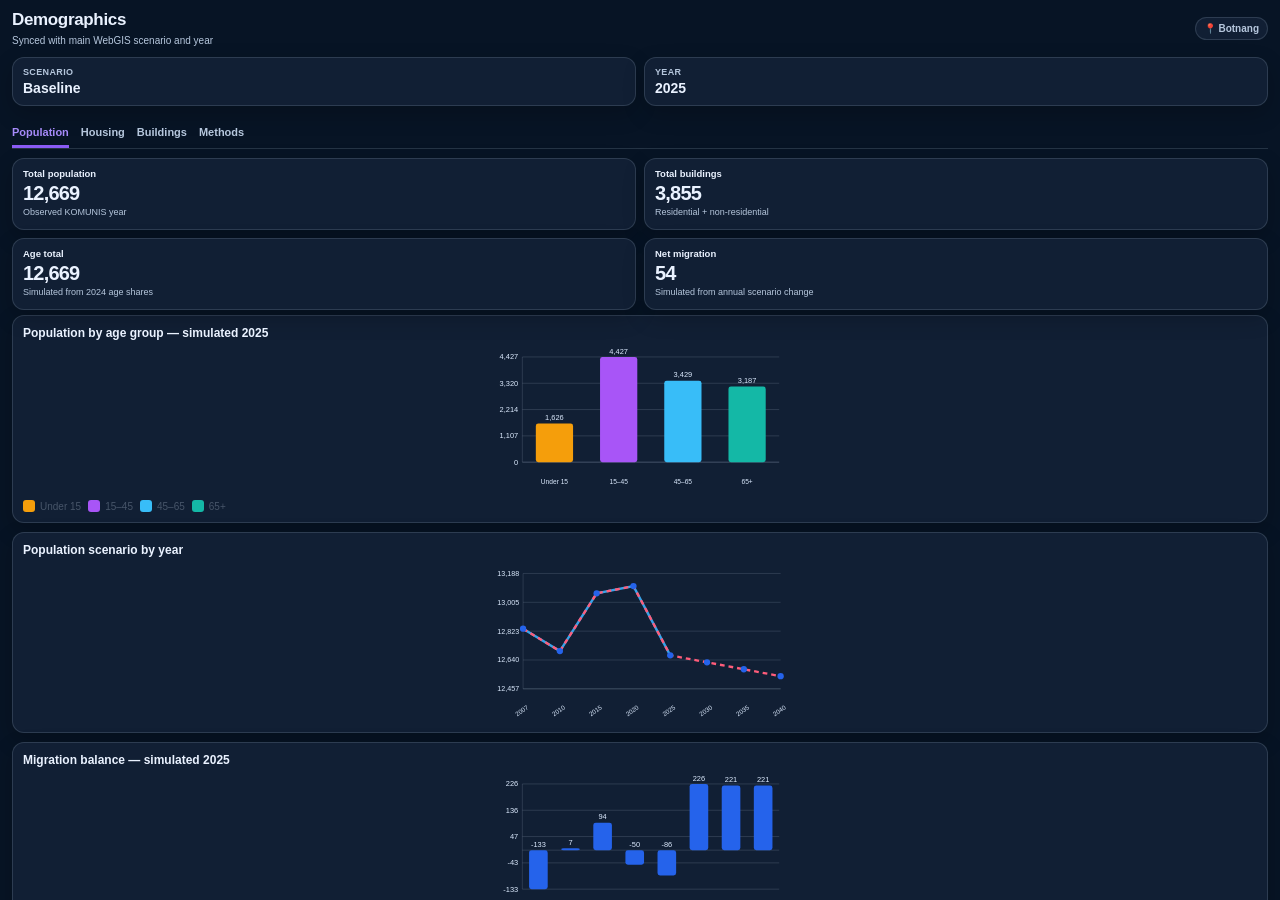
<file: dashboard.html>
<!DOCTYPE html>
<html lang="en">
<head>
  <meta charset="utf-8">
  <meta name="viewport" content="width=device-width, initial-scale=1">
  <title>Botnang Dashboard</title>
  <style>
    :root {
      --purple:#7b3ff2;
      --blue:#2563eb;
      --ink:#0f172a;
      --muted:#64748b;
      --line:#dbe3ef;
      --bg:#f8fafc;
      --card:#ffffff;
      --soft:#f1f5f9;
      --red:#dc2626;
      --green:#16a34a;
      --orange:#f59e0b;
      --cyan:#06b6d4;
    }
    *{box-sizing:border-box}
    html,body{margin:0;padding:0;font-family:Arial,Helvetica,sans-serif;background:var(--bg);color:var(--ink)}
    body{overflow:hidden}
    .wrap{height:100vh;overflow-y:auto;padding:12px 14px 18px 14px}
    .top{display:flex;align-items:center;justify-content:space-between;gap:8px;margin-bottom:5px}
    .title h1{margin:0;font-size:18px;font-weight:900;letter-spacing:-.02em}
    .title p{margin:5px 0 0;font-size:10.5px;color:#315078;line-height:1.35}
    .pill{background:#fff;border:1px solid var(--line);border-radius:999px;padding:5px 9px;color:#52657f;font-size:10.5px;font-weight:700;white-space:nowrap}
    .controls{display:grid;grid-template-columns:1fr 1fr;gap:8px;margin-bottom:5px}
    label{font-size:12px;font-weight:900;color:#334155;display:block;margin-bottom:6px}
    select{width:100%;border:1px solid #cbd5e1;border-radius:13px;background:white;padding:8px 9px;font-weight:800;color:#0f172a}

    .selected-state{display:grid;grid-template-columns:1fr 1fr;gap:10px;margin:10px 0 14px 0}
    .state-box{background:#fff;border:1px solid var(--line);border-radius:14px;padding:10px 12px;box-shadow:0 4px 12px rgba(15,23,42,.04)}
    .state-box span{display:block;font-size:10px;text-transform:uppercase;letter-spacing:.04em;color:var(--muted);font-weight:900;margin-bottom:4px}
    .state-box strong{display:block;font-size:15px;line-height:1.15;color:var(--ink);font-weight:900}

    .tabs{display:flex;gap:12px;border-bottom:1px solid var(--line);margin:4px 0 10px 0;overflow-x:auto}
    .tab{border:0;background:transparent;color:#53657d;font-weight:900;font-size:12px;padding:6px 0 7px 0;cursor:pointer;border-bottom:3px solid transparent;white-space:nowrap}
    .tab.active{color:var(--purple);border-bottom-color:var(--purple)}
    .panel{display:none}
    .panel.active{display:block}
    .cards{display:grid;grid-template-columns:1fr 1fr;gap:8px;margin-bottom:5px}
    .card{background:#fff;border:1px solid var(--line);border-radius:13px;padding:10px;box-shadow:0 8px 22px rgba(15,23,42,.07);min-height:78px}
    .card .label{font-size:10px;text-transform:none;color:#60738d;font-weight:900;margin-bottom:5px}
    .card .value{font-size:21px;font-weight:900;letter-spacing:-.04em;color:#020617}
    .card .note{font-size:10.5px;color:#315078;margin-top:7px;line-height:1.3}
    .chart-card,.info-card,.formula-card{background:#fff;border:1px solid var(--line);border-radius:13px;padding:11px;box-shadow:0 8px 22px rgba(15,23,42,.06);margin-bottom:10px}
    h2{font-size:13px;margin:0 0 8px 0}
    .chart{width:100%;height:170px}
    .chart.small{height:150px}
    .legend{display:flex;flex-wrap:wrap;gap:8px;margin-top:8px;font-size:11px;color:#475569}
    .key{display:inline-flex;align-items:center;gap:5px}
    .sw{width:12px;height:12px;border-radius:3px;display:inline-block;background:#999}
    .info-card{font-size:13px;line-height:1.5;color:#1e293b}
    .formula{background:#0f172a;color:#e2e8f0;border-radius:12px;padding:12px;font-family:Consolas,monospace;font-size:11px;line-height:1.55;white-space:pre-wrap;overflow:auto}
    table{width:100%;border-collapse:collapse;font-size:12px}
    th,td{border-bottom:1px solid var(--line);padding:8px 4px;text-align:left}
    th{font-size:10px;text-transform:uppercase;color:#64748b;letter-spacing:.04em}
    @media(max-width:520px){
      .wrap{padding:14px}
      .cards,.controls{grid-template-columns:1fr}
      .card{min-height:90px}
      .card .value{font-size:23px}
    }
  
    /* Final compact override */
    .title h1{font-size:18px!important}
    .title p{font-size:10.5px!important}
    .card{padding:10px!important;border-radius:13px!important;min-height:78px!important}
    .card .label{font-size:10px!important;margin-bottom:5px!important}
    .card .value{font-size:21px!important;line-height:1.05!important}
    .card .note{font-size:9.5px!important;margin-top:4px!important}
    .chart-card,.info-card,.formula-card{padding:11px!important;border-radius:13px!important;margin-bottom:10px!important}
    h2{font-size:13px!important;margin-bottom:8px!important}
    .chart{height:170px!important}
    .chart.small{height:150px!important}

  
    /* Minimal chart-only update: keeps existing dashboard design */
    .chart-grid-compact{
      display:grid;
      grid-template-columns:1fr 1fr;
      gap:10px;
      align-items:start;
    }
    .chart-grid-compact .chart-card{
      margin-bottom:0;
    }
    .chart-grid-compact .chart{
      height:155px;
    }
    .chart-grid-compact .chart.small{
      height:145px;
    }
    .chart-tooltip{
      position:fixed;
      z-index:999999;
      display:none;
      min-width:145px;
      background:#0f172a;
      color:#fff;
      padding:8px 10px;
      border-radius:10px;
      box-shadow:0 10px 24px rgba(15,23,42,.25);
      font-size:12px;
      line-height:1.35;
      pointer-events:none;
    }
    @media(max-width:520px){
      .chart-grid-compact{grid-template-columns:1fr;}
    }

  </style>

<style id="botnang-dashboard-dark-visual-only">
:root{--bg:#071425!important;--card:rgba(18,33,54,.96)!important;--ink:#EAF2FF!important;--muted:#B6C7DD!important;--line:rgba(148,163,184,.22)!important;--purple:#8B5CF6!important;--blue:#2563EB!important;}
html,body{background:#071425!important;color:#EAF2FF!important;}
.wrap,.dashboard{background:#071425!important;color:#EAF2FF!important;}
.card,.chart-card,.info-card,.formula-card,.state-box,.summary,.table-box{background:rgba(18,33,54,.96)!important;color:#EAF2FF!important;border-color:rgba(148,163,184,.22)!important;box-shadow:0 8px 22px rgba(0,0,0,.20)!important;}
.title h1,h1,h2,.card .value,.card .label,.state-box strong{color:#EAF2FF!important;}
.title p,.card .note,.state-box span,.pill{color:#B6C7DD!important;}
.pill{background:rgba(18,33,54,.96)!important;border-color:rgba(148,163,184,.22)!important;}
.tab{color:#B6C7DD!important}.tab.active{color:#A78BFA!important;border-bottom-color:#8B5CF6!important;}
svg text{fill:#DDEBFF!important} svg line{stroke:rgba(148,163,184,.25)!important;}
.formula{background:#020617!important;color:#EAF2FF!important;}
</style>




<style id="botnang-dashboard-header-dark-final">
/* Dashboard header like project title card */
#dashboardPanel .botnang-panel-header,
.botnang-side-panel .botnang-panel-header {
  background: #071426 !important;
  color: #F8FAFC !important;
  border-bottom: 1px solid rgba(124, 58, 237, 0.35) !important;
  box-shadow: 0 8px 22px rgba(15, 23, 42, 0.18) !important;
}

#dashboardPanel .botnang-panel-header span,
.botnang-side-panel .botnang-panel-header span {
  color: #F8FAFC !important;
  font-weight: 900 !important;
  font-size: 17px !important;
  letter-spacing: -0.02em !important;
  opacity: 1 !important;
  text-shadow: none !important;
}

#dashboardPanel .botnang-panel-close,
.botnang-side-panel .botnang-panel-close {
  background: rgba(30, 47, 73, 0.95) !important;
  color: #EAF2FF !important;
  border: 1px solid rgba(148, 163, 184, 0.22) !important;
  border-radius: 12px !important;
}
</style>

<style id="tayeb-dashboard-compact-lock">
/* FINAL COMPACT DASHBOARD FIX — keeps small fonts and 2-column metric boxes even inside the side panel */
.wrap{padding:10px 12px 14px 12px!important;}
.title h1{font-size:17px!important;line-height:1.15!important;}
.title p{font-size:10px!important;margin-top:4px!important;}
.pill{font-size:10px!important;padding:5px 8px!important;}
.selected-state,.controls,.cards{
  display:grid!important;
  grid-template-columns: repeat(2, minmax(0, 1fr)) !important;
  gap:8px!important;
}
.state-box{padding:9px 10px!important;border-radius:12px!important;}
.state-box span{font-size:9px!important;margin-bottom:3px!important;}
.state-box strong{font-size:14px!important;}
.tabs{gap:12px!important;margin:4px 0 9px 0!important;}
.tab{font-size:11px!important;padding:6px 0 7px 0!important;}
.card{padding:9px 10px!important;border-radius:12px!important;min-height:72px!important;}
.card .label{font-size:9.5px!important;margin-bottom:4px!important;}
.card .value{font-size:20px!important;line-height:1.0!important;}
.card .note{font-size:9px!important;margin-top:4px!important;line-height:1.2!important;}
.chart-card,.info-card,.formula-card{padding:10px!important;border-radius:12px!important;margin-bottom:9px!important;}
h2{font-size:12px!important;margin-bottom:7px!important;}
.chart{height:158px!important;}
.chart.small{height:145px!important;}
.chart-grid-compact{display:block!important;}
.chart-grid-compact .chart-card{margin-bottom:9px!important;}
.legend{font-size:10px!important;gap:7px!important;}
@media(max-width:520px){
  .selected-state,.controls,.cards{grid-template-columns: repeat(2, minmax(0,1fr)) !important;}
  .card{min-height:72px!important;}
  .card .value{font-size:20px!important;}
}
</style>


<style id="tayeb-dashboard-hard-lock-final">
html,body{overflow:hidden!important;background:#071425!important;}
.wrap{height:100vh!important;overflow-y:auto!important;padding:10px 12px 14px!important;}
.selected-state,.controls,.cards{display:grid!important;grid-template-columns:repeat(2,minmax(0,1fr))!important;gap:8px!important;}
.card{min-width:0!important;padding:9px 10px!important;min-height:72px!important;border-radius:12px!important;}
.card .label{font-size:9.5px!important;margin-bottom:4px!important;}
.card .value{font-size:20px!important;line-height:1!important;}
.card .note{font-size:9px!important;margin-top:4px!important;line-height:1.2!important;}
.state-box{min-width:0!important;padding:9px 10px!important;}
.state-box strong{font-size:14px!important;}
.title h1{font-size:17px!important;}
.title p,.pill{font-size:10px!important;}
.chart-card{padding:10px!important;margin-bottom:9px!important;}
h2{font-size:12px!important;}
.chart{height:158px!important}.chart.small{height:145px!important;}
@media(max-width:520px){.selected-state,.controls,.cards{grid-template-columns:repeat(2,minmax(0,1fr))!important}.card{min-height:72px!important}.card .value{font-size:20px!important}}
</style>
</head>
<body>
<div class="wrap">
  <section class="top">
    <div class="title">
      <h1>Demographics</h1>
      <p>Synced with main WebGIS scenario and year</p>
    </div>
    <div class="pill">📍 Botnang</div>
  </section>

  <section class="selected-state">
    <div class="state-box">
      <span>Scenario</span>
      <strong id="displayScenario">Baseline</strong>
    </div>
    <div class="state-box">
      <span>Year</span>
      <strong id="displayYear">2025</strong>
    </div>
  </section>

  <nav class="tabs">
    <button class="tab active" data-tab="population">Population</button>
    <button class="tab" data-tab="housing">Housing</button>
    <button class="tab" data-tab="buildings">Buildings</button>
    <button class="tab" data-tab="methods">Methods</button>
  </nav>

  <section id="population" class="panel active">
    <section class="cards">
      <div class="card"><div class="label">Total population</div><div class="value" id="totalPop">—</div><div class="note" id="totalPopNote">—</div></div>
      <div class="card"><div class="label">Total buildings</div><div class="value">3,855</div><div class="note">Residential + non-residential</div></div>
      <div class="card"><div class="label">Age total</div><div class="value" id="ageTotal">—</div><div class="note" id="ageNote">—</div></div>
      <div class="card"><div class="label">Net migration</div><div class="value" id="netMigration">—</div><div class="note" id="migrationNote">—</div></div>
    </section>

    <section class="chart-grid-compact">
      <section class="chart-card">
        <h2 id="ageChartTitle">Population by age group</h2>
        <div id="ageBars" class="chart small"></div>
        <div class="legend">
          <span class="key"><span class="sw" style="background:#f59e0b"></span>Under 15</span>
          <span class="key"><span class="sw" style="background:#a855f7"></span>15–45</span>
          <span class="key"><span class="sw" style="background:#38bdf8"></span>45–65</span>
          <span class="key"><span class="sw" style="background:#14b8a6"></span>65+</span>
        </div>
      </section>

      <section class="chart-card">
        <h2>Population scenario by year</h2>
        <div id="popLine" class="chart"></div>
      </section>

      <section class="chart-card">
        <h2 id="migrationChartTitle">Migration balance</h2>
        <div id="migrationBars" class="chart small"></div>
      </section>
    </section>
  </section>

  <section id="housing" class="panel">
    <section class="cards">
      <div class="card"><div class="label">Residential buildings</div><div class="value">2,197</div><div class="note">Used for building-level allocation</div></div>
      <div class="card"><div class="label">Residential area</div><div class="value">244,184 m²</div><div class="note">Total residential footprint area</div></div>
      <div class="card"><div class="label">Allocated population</div><div class="value" id="allocatedPop">—</div><div class="note">Distributed to residential buildings</div></div>
      <div class="card"><div class="label">Avg. area/building</div><div class="value">111.1 m²</div><div class="note">Total area ÷ residential buildings</div></div>
    </section>
    <section class="chart-card">
      <h2>Residential allocation metrics</h2>
      <div id="housingBars" class="chart small"></div>
    </section>
  </section>

  <section id="buildings" class="panel">
    <section class="chart-card">
      <h2>Building type distribution</h2>
      <div id="buildingBars" class="chart"></div>
    </section>
    <section class="info-card">
      <table>
        <thead><tr><th>Category</th><th>Count</th><th>Meaning</th></tr></thead>
        <tbody>
          <tr><td>Residential</td><td>2,197</td><td>Population allocation layer</td></tr>
          <tr><td>Church / religious</td><td>8</td><td>Religious buildings</td></tr>
          <tr><td>Hospital / healthcare</td><td>1</td><td>Healthcare category</td></tr>
          <tr><td>Market / commercial</td><td>184</td><td>Commercial buildings</td></tr>
          <tr><td>School-related</td><td>16</td><td>Education-related buildings</td></tr>
          <tr><td>Other non-residential</td><td>1,449</td><td>Remaining non-residential buildings</td></tr>
        </tbody>
      </table>
    </section>
  </section>

  <section id="methods" class="panel">
    <section class="formula-card">
      <h2>Scientific scenario calculation</h2>
      <div class="formula">Annual Growth Rate = (Population_t / Population_t-1) - 1

Baseline = average annual historical growth = -0.0700% per year
Standard deviation = 0.8748% per year
Growth = average + standard deviation = 0.8048% per year
Decline = average - standard deviation = -0.9448% per year

Future Population = Population_2025 × (1 + Scenario Rate)^(Forecast Year - 2025)</div>
    </section>
    <section class="formula-card">
      <h2>Building allocation formula</h2>
      <div class="formula">Building Population = (Building Area / Total Residential Building Area) × Selected Population</div>
    </section>
    <section class="info-card">
      Future population values are statistically derived sensitivity scenarios based on Botnang's observed historical variability. They are not official predictions.
    </section>
  </section>
</div>

<script>
const HIST={2007:12838,2010:12696,2015:13062,2020:13108,2025:12669};
const YEARS=[2007,2010,2015,2020,2025,2030,2035,2040];
const BASE_POP=12669, BASE_YEAR=2025;
let dashboardState={scenario:'baseline',year:2025};
const RATES={baseline:-0.0006997557857302,growth:0.0080481735950388,decline:-0.0094476851664992};
const AGE=[
{year:2007,under_15:1686,age_15_45:4659,age_45_65:3163,age_65_plus:3330,total:12838},
{year:2010,under_15:1701,age_15_45:4429,age_45_65:3229,age_65_plus:3337,total:12696},
{year:2015,under_15:1812,age_15_45:4488,age_45_65:3433,age_65_plus:3329,total:13062},
{year:2020,under_15:1708,age_15_45:4583,age_45_65:3517,age_65_plus:3300,total:13108},
{year:2021,under_15:1648,age_15_45:4425,age_45_65:3481,age_65_plus:3270,total:12824},
{year:2022,under_15:1702,age_15_45:4412,age_45_65:3497,age_65_plus:3219,total:12830},
{year:2023,under_15:1675,age_15_45:4456,age_45_65:3465,age_65_plus:3236,total:12832},
{year:2024,under_15:1634,age_15_45:4449,age_45_65:3446,age_65_plus:3203,total:12732}
];
const MIG=[
{year:2007,in:552,out:685,net:-133,natural:-13},
{year:2010,in:569,out:562,net:7,natural:-33},
{year:2015,in:765,out:671,net:94,natural:-39},
{year:2020,in:574,out:624,net:-50,natural:-34},
{year:2021,in:493,out:757,net:-264,natural:-50},
{year:2022,in:643,out:706,net:-63,natural:-80},
{year:2023,in:561,out:612,net:-51,natural:-54},
{year:2024,in:540,out:626,net:-86,natural:-54}
];

function fmt(n){ return n===null||n===undefined||isNaN(Number(n)) ? 'N/A' : Number(n).toLocaleString(); }
function scenarioLabel(s){ return s==='growth'?'Growth':s==='decline'?'Decline':'Baseline'; }
function populationFor(year,scenario){ year=Number(year); if(HIST[year]) return HIST[year]; return Math.round(BASE_POP*Math.pow(1+RATES[scenario], year-BASE_YEAR)); }
function byYear(arr,year){ return arr.find(d=>Number(d.year)===Number(year)) || null; }
function latest(arr){ return arr[arr.length-1]; }

function scaleAgeFrom2024ForSelectedPopulation(selectedPop){
  const base=latest(AGE);
  const ratio=Number(selectedPop)/Number(base.total);
  return {
    year:'simulated',
    under_15:Math.round(base.under_15*ratio),
    age_15_45:Math.round(base.age_15_45*ratio),
    age_45_65:Math.round(base.age_45_65*ratio),
    age_65_plus:Math.round(base.age_65_plus*ratio),
    total:Math.round(Number(selectedPop))
  };
}
function getAgeForSelectedYear(year, selectedPop){
  const exact=byYear(AGE,year);
  return exact || scaleAgeFrom2024ForSelectedPopulation(selectedPop);
}


function showChartTip(evt, text){
  const tip=document.getElementById('chartTooltip');
  if(!tip) return;
  tip.innerHTML=text;
  tip.style.left=(evt.clientX+12)+'px';
  tip.style.top=(evt.clientY+12)+'px';
  tip.style.display='block';
}
function hideChartTip(){
  const tip=document.getElementById('chartTooltip');
  if(tip) tip.style.display='none';
}
document.addEventListener('click', function(e){
  if(!e.target.closest('[data-tip]')) hideChartTip();
});
function simulatedNaturalBalance(pop){
  const base=latest(MIG);
  const basePop=latest(AGE).total;
  return Math.round(base.natural*(pop/basePop));
}
function simulatedNetMigration(year,scenario){
  const y=Number(year);
  const exact=byYear(MIG,y);
  if(exact) return exact.net;

  // Future years after 2024 are simulated from population change minus natural balance.
  // This makes 2030, 2035 and 2040 change with the selected scenario instead of repeating one fixed number.
  const intervalStart = y <= 2030 ? 2025 : y - 5;
  const popNow = populationFor(y, scenario);
  const popPrev = populationFor(intervalStart, scenario);
  const yearsDiff = Math.max(1, y - intervalStart);
  const populationChange = popNow - popPrev;
  const avgPop = (popNow + popPrev) / 2;
  const naturalBalanceForInterval = simulatedNaturalBalance(avgPop) * yearsDiff;
  return Math.round(populationChange - naturalBalanceForInterval);
}

function svgBarChart(data, colors, maxVal){
  const w=360,h=175,padL=38,padR=12,padT=12,padB=36;
  const values=data.map(d=>Number(d.value));
  const minVal=Math.min(0,...values);
  const maxV=maxVal || Math.max(...values,1);
  const maxVal2=Math.max(maxV,1);
  const range=maxVal2-minVal || 1;
  const plotW=w-padL-padR, plotH=h-padT-padB;
  const zeroY=padT+(maxVal2/range)*plotH;
  const bw=(plotW/data.length)*0.58, gap=plotW/data.length;
  let grid='', bars='', labels='', ylabels='';
  for(let i=0;i<=4;i++){
    const value=minVal+range*(i/4);
    const y=padT+plotH-(value-minVal)/range*plotH;
    grid+=`<line x1="${padL}" y1="${y}" x2="${w-padR}" y2="${y}" stroke="#e2e8f0"/>`;
    ylabels+=`<text x="${padL-5}" y="${y+3}" text-anchor="end" font-size="9" fill="#64748b">${Math.round(value).toLocaleString()}</text>`;
  }
  data.forEach((d,i)=>{
    const val=Number(d.value);
    const x=padL+i*gap+gap*0.21;
    const y=padT+plotH-(val-minVal)/range*plotH;
    const bh=Math.abs(zeroY-y);
    const rectY=val>=0?y:zeroY;
    const tip=`<b>${d.label}</b><br>Value: ${fmt(val)}`;
    bars+=`<rect data-tip="1" onclick="showChartTip(evt, '${tip}')" x="${x}" y="${rectY}" width="${bw}" height="${Math.max(2,bh)}" rx="3" fill="${colors[i%colors.length]}"></rect><text x="${x+bw/2}" y="${rectY-4}" text-anchor="middle" font-size="9" fill="#0f172a">${fmt(val)}</text>`;
    labels+=`<text x="${x+bw/2}" y="${h-10}" text-anchor="middle" font-size="8" fill="#475569">${d.label}</text>`;
  });
  return `<svg viewBox="0 0 ${w} ${h}" width="100%" height="100%"><line x1="${padL}" y1="${padT}" x2="${padL}" y2="${h-padB}" stroke="#cbd5e1"/><line x1="${padL}" y1="${zeroY}" x2="${w-padR}" y2="${zeroY}" stroke="#94a3b8"/>${grid}${ylabels}${bars}${labels}</svg>`;
}
function svgLineChart(labels, values, scenarioValues){
  const w=380,h=200,padL=42,padR=12,padT=12,padB=42;
  const all=values.concat(scenarioValues).filter(v=>v!==null&&v!==undefined);
  const min=Math.min(...all)-80, max=Math.max(...all)+80, range=max-min || 1;
  const plotW=w-padL-padR, plotH=h-padT-padB;
  function pt(v,i){ const x=padL+i*plotW/(labels.length-1); const y=padT+plotH-(v-min)/range*plotH; return [x,y]; }
  function path(vals){ return vals.map((v,i)=>v===null?null:pt(v,i)).filter(Boolean).map((p,i)=>(i?'L':'M')+p[0]+','+p[1]).join(' '); }
  let grid='', ylabels='', xlabels='', dots='';
  for(let i=0;i<=4;i++){
    const value=min+range*(i/4);
    const y=padT+plotH-(value-min)/range*plotH;
    grid+=`<line x1="${padL}" y1="${y}" x2="${w-padR}" y2="${y}" stroke="#e2e8f0"/>`;
    ylabels+=`<text x="${padL-5}" y="${y+3}" text-anchor="end" font-size="9" fill="#64748b">${Math.round(value).toLocaleString()}</text>`;
  }
  labels.forEach((l,i)=>{
    const x=padL+i*plotW/(labels.length-1);
    xlabels+=`<text x="${x}" y="${h-12}" font-size="8" fill="#475569" text-anchor="middle" transform="rotate(-35 ${x} ${h-12})">${l}</text>`;
    const val=values[i]??scenarioValues[i];
    if(val!==null&&val!==undefined){
      const p=pt(val,i);
      const tip=`<b>${l}</b><br>Population: ${fmt(val)}`;
      dots+=`<circle data-tip="1" onclick="showChartTip(evt, '${tip}')" cx="${p[0]}" cy="${p[1]}" r="4" fill="#2563eb"></circle>`;
    }
  });
  return `<svg viewBox="0 0 ${w} ${h}" width="100%" height="100%"><line x1="${padL}" y1="${padT}" x2="${padL}" y2="${h-padB}" stroke="#cbd5e1"/><line x1="${padL}" y1="${h-padB}" x2="${w-padR}" y2="${h-padB}" stroke="#cbd5e1"/>${grid}${ylabels}<path d="${path(values)}" fill="none" stroke="#38a3e8" stroke-width="3"/><path d="${path(scenarioValues)}" fill="none" stroke="#ff5c7a" stroke-width="3" stroke-dasharray="6 5"/>${dots}${xlabels}</svg>`;
}
function setStateFromParent(scenario, year){
  if(scenario) dashboardState.scenario=scenario;
  if(year) dashboardState.year=Number(year);
  update();
}
function update(){
  const scenario=dashboardState.scenario;
  const year=Number(dashboardState.year);
  const ds=document.getElementById('displayScenario'); if(ds) ds.textContent=scenarioLabel(scenario);
  const dy=document.getElementById('displayYear'); if(dy) dy.textContent=String(year);
  const pop=populationFor(year, scenario);
  const ageExact=byYear(AGE,year);
  const migExact=byYear(MIG,year);
  const age=getAgeForSelectedYear(year,pop);
  const mig=migExact || {net: simulatedNetMigration(year, scenario)};
  document.getElementById('totalPop').textContent=fmt(pop);
  document.getElementById('totalPopNote').textContent=HIST[year]?'Observed KOMUNIS year':scenarioLabel(scenario)+' scientific scenario';
  document.getElementById('allocatedPop').textContent=fmt(pop);
  document.getElementById('ageTotal').textContent=fmt(age.total);
  document.getElementById('ageNote').textContent=ageExact ? ('Age structure, '+year) : ('Simulated from 2024 age shares');
  document.getElementById('netMigration').textContent=fmt(mig.net);
  document.getElementById('migrationNote').textContent=migExact ? ('Migration balance, '+year) : 'Simulated from annual scenario change';

  const ageForChart=age;
  const ageTitle=document.getElementById('ageChartTitle');
  if(ageTitle) ageTitle.textContent = ageExact ? ('Population by age group — '+year) : ('Population by age group — simulated '+year);
  const migrationTitle=document.getElementById('migrationChartTitle');
  if(migrationTitle) migrationTitle.textContent = migExact ? ('Migration balance — '+year) : 'Migration balance — simulated '+year;
  document.getElementById('ageBars').innerHTML=svgBarChart([
    {label:'Under 15',value:ageForChart.under_15},
    {label:'15–45',value:ageForChart.age_15_45},
    {label:'45–65',value:ageForChart.age_45_65},
    {label:'65+',value:ageForChart.age_65_plus}
  ], ['#f59e0b','#a855f7','#38bdf8','#14b8a6']);

  const observed=YEARS.map(y=>HIST[y]||null);
  const scen=YEARS.map(y=>populationFor(y,scenario));
  document.getElementById('popLine').innerHTML=svgLineChart(YEARS, observed, scen);

  const migYears=[2007,2010,2015,2020,2024,2030,2035,2040];
  const migData=migYears.map(y=>({label:String(y),value:simulatedNetMigration(y,scenario)}));
  document.getElementById('migrationBars').innerHTML=svgBarChart(migData, ['#2563eb']);

  document.getElementById('housingBars').innerHTML=svgBarChart([
    {label:'Buildings',value:2197},
    {label:'Area/100',value:2441.84},
    {label:'Avg area',value:111.1}
  ], ['#7b3ff2','#2563eb','#14b8a6']);

  document.getElementById('buildingBars').innerHTML=svgBarChart([
    {label:'Residential',value:2197},
    {label:'Church',value:8},
    {label:'Hospital',value:1},
    {label:'Market',value:184},
    {label:'School',value:16},
    {label:'Other',value:1449}
  ], ['#ef4444','#7c3aed','#22c55e','#14b8a6','#38bdf8','#64748b']);
}
document.querySelectorAll('.tab').forEach(btn=>btn.addEventListener('click',()=>{
  document.querySelectorAll('.tab').forEach(b=>b.classList.remove('active'));
  document.querySelectorAll('.panel').forEach(p=>p.classList.remove('active'));
  btn.classList.add('active');
  document.getElementById(btn.dataset.tab).classList.add('active');
  update();
}));




window.addEventListener('message',e=>{ if(e.data&&e.data.type==='botnang-forecast-sync') setStateFromParent(e.data.scenario,e.data.year); });
const q=new URLSearchParams(location.search);
if(q.get('scenario')) dashboardState.scenario=q.get('scenario');
if(q.get('year')) dashboardState.year=Number(q.get('year'));
update();
</script>
<div id="chartTooltip" class="chart-tooltip"></div>
</body>
</html>
</file>
